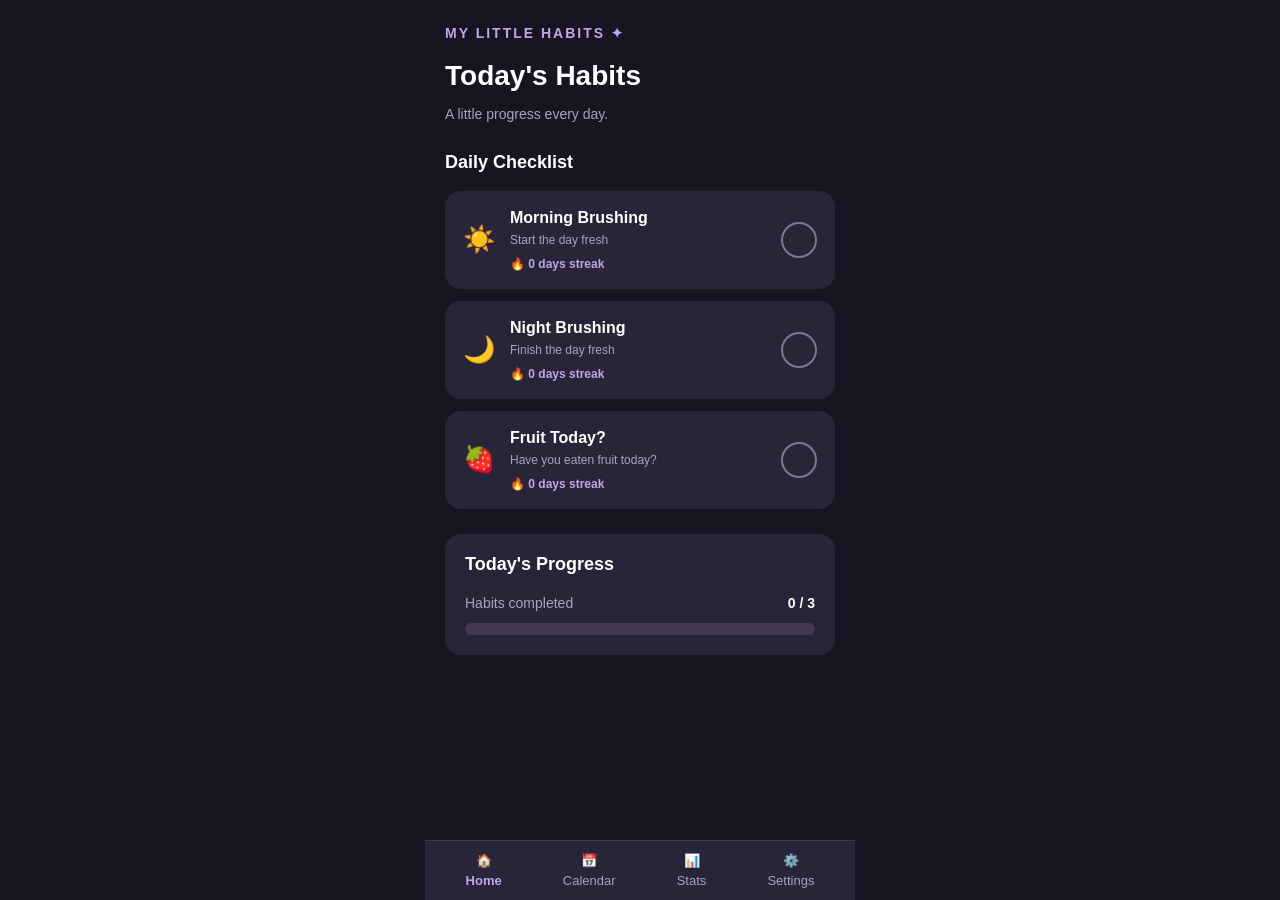
<file: index.html>
<!DOCTYPE html>
<html lang="en">
<head>
    <meta charset="UTF-8">
    <meta name="viewport"
          content="width=device-width, initial-scale=1.0">

    <title>My Little Habits</title>

    <link rel="stylesheet" href="style.css">
<link rel="manifest" href="manifest.json">
<meta name="theme-color" content="#171521">
</head>

<body>

    <main class="app">

        <header class="app-header">

            <div class="app-name">
                MY LITTLE HABITS ✦
            </div>

            <h1>Today's Habits</h1>

            <p class="subtitle">
                A little progress every day.
            </p>

        </header>

<section class="habits">

    <h2>Daily Checklist</h2>

    <!-- Morning brushing -->
    <div class="habit-card">
        <div class="habit-icon">☀️</div>

        <div class="habit-info">
            <h3>Morning Brushing</h3>
            <p>Start the day fresh</p>
	    <span class="habit-streak" data-streak="morning">🔥 0 day streak </span>
        </div>

        <button class="habit-button" data-habit="morning">✓</button>
    </div>

    <!-- Night brushing -->
    <div class="habit-card">
        <div class="habit-icon">🌙</div>

        <div class="habit-info">
            <h3>Night Brushing</h3>
            <p>Finish the day fresh</p>
	    <span class="habit-streak" data-streak="night">🔥 0 day streak </span>
        </div>

        <button class="habit-button" data-habit="night">✓</button>
    </div>

    <!-- Fruit tracker -->
    <div class="habit-card">
        <div class="habit-icon">🍓</div>

        <div class="habit-info">
            <h3>Fruit Today?</h3>
            <p>Have you eaten fruit today?</p>
	    <span class="habit-streak" data-streak="fruit">🔥 0 day streak </span>
        </div>

        <button class="habit-button" data-habit="fruit">✓</button>
    </div>

</section>


<!-- DAILY PROGRESS -->

<section class="progress-section">

    <h2>Today's Progress</h2>

    <div class="progress-info">
        <span>Habits completed</span>
        <span id="progress-count">0 / 3</span>
    </div>

    <div class="progress-track">
        <div id="progress-fill"></div>
    </div>

</section>

    </main>

<!-- BOTTOM NAVIGATION -->

<nav class="bottom-nav">

    <a href="index.html" class="nav-link active">
        🏠
        <span>Home</span>
    </a>

    <a href="calendar.html" class="nav-link">
        📅
        <span>Calendar</span>
    </a>

    <a href="stats.html" class="nav-link">
        📊
        <span>Stats</span>
    </a>
    
    
    <a href="settings.html" class="nav-link">
        ⚙️
        <span>Settings</span>
    </a>

</nav>

    <script src="script.js"></script>
<!-- REGISTER SERVICE WORKER -->
<script>
    if ("serviceWorker" in navigator) {
        window.addEventListener("load", function() {
            navigator.serviceWorker.register("./service-worker.js")
                .then(function() {
                    console.log("Service worker registered!");
                })
                .catch(function(error) {
                    console.log("Service worker error:", error);
                });
        });
    }
</script>
</body>
</html>
</file>
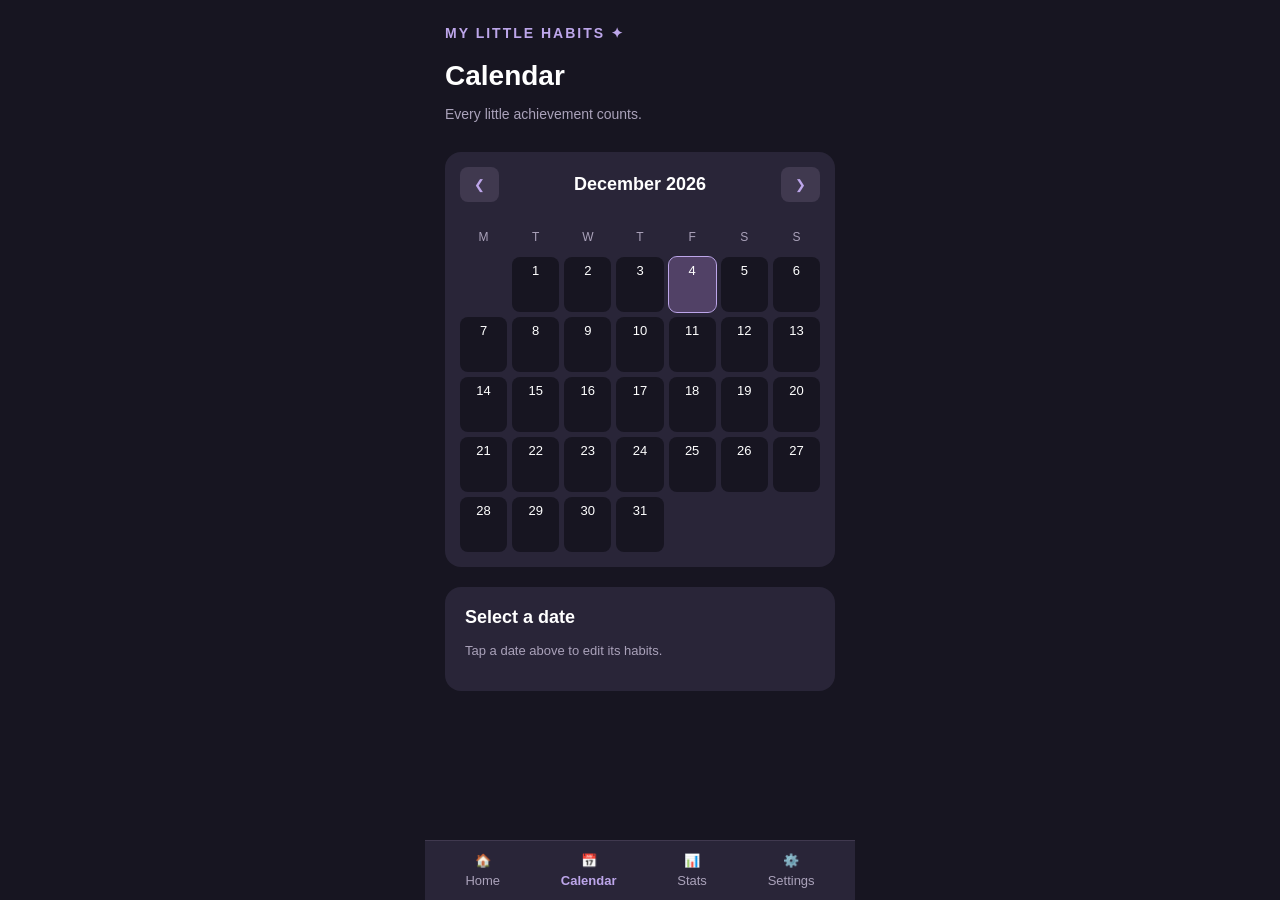
<file: calendar.html>
<!DOCTYPE html>
<html lang="en">

<head>
    <meta charset="UTF-8">

    <meta name="viewport"
          content="width=device-width, initial-scale=1.0">

    <title>Calendar - My Little Habits</title>

    <link rel="stylesheet" href="style.css">
</head>

<body>

    <main class="app">

        <header class="app-header">

            <div class="app-name">
                MY LITTLE HABITS ✦
            </div>

            <h1>Calendar</h1>

            <p class="subtitle">
                Every little achievement counts.
            </p>

        </header>

        
<!-- MONTHLY CALENDAR -->

<section class="calendar-section">

    <div class="calendar-header">

        <button id="previous-month" type="button">
            ❮
        </button>

        <h2 id="calendar-month"></h2>

        <button id="next-month" type="button">
            ❯
        </button>

    </div>

    <div class="calendar-grid" id="calendar-grid">

        <!-- JavaScript will add dates here -->

    </div>

</section>


<!-- SELECTED DATE EDITOR -->

<section class="date-editor">

    <h2 id="selected-date-title">
        Select a date
    </h2>

    <p class="date-editor-subtitle">
        Tap a date above to edit its habits.
    </p>

    <div id="date-habits">

        <!-- JavaScript will add habit buttons here -->

    </div>

</section>


    </main>

<!-- BOTTOM NAVIGATION -->

<nav class="bottom-nav">

    <a href="index.html" class="nav-link">
        🏠
        <span>Home</span>
    </a>

    <a href="calendar.html" class="nav-link active">
        📅
        <span>Calendar</span>
    </a>

    <a href="stats.html" class="nav-link">
        📊
        <span>Stats</span>
    </a>

    <a href="settings.html" class="nav-link">
        ⚙️
        <span>Settings</span>
    </a>
</nav>
<script src="calendar.js"></script>
</body>
</html>
</file>
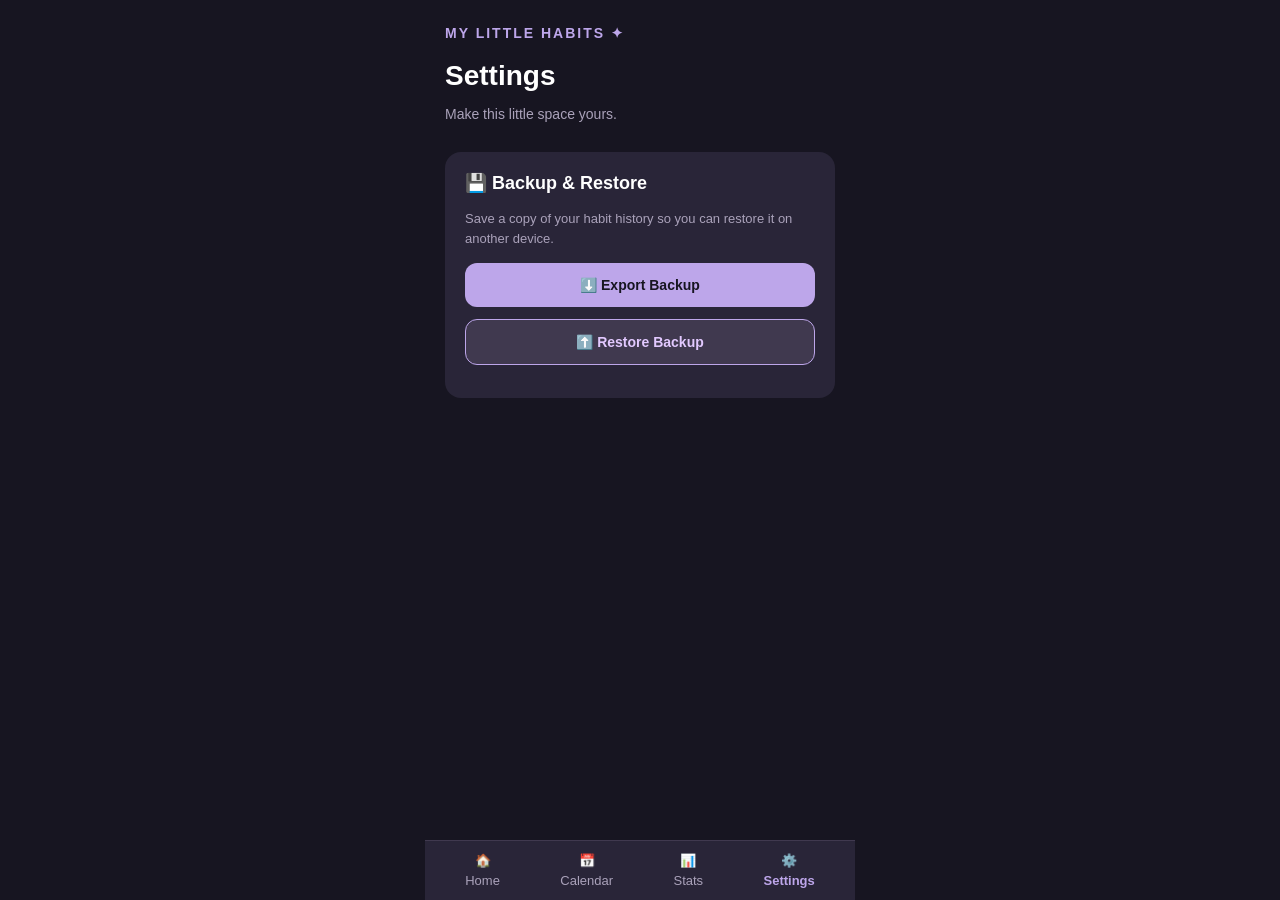
<file: settings.html>
<!DOCTYPE html>
<html lang="en">

<head>
    <meta charset="UTF-8">

    <meta name="viewport"
          content="width=device-width, initial-scale=1.0">

    <title>Settings - My Little Habits</title>

    <link rel="stylesheet" href="style.css">
</head>

<body>

    <main class="app">

        <header class="app-header">

            <div class="app-name">
                MY LITTLE HABITS ✦
            </div>

            <h1>Settings</h1>

            <p class="subtitle">
                Make this little space yours.
            </p>

        </header>

        <!-- SETTINGS CONTENT -->

<section class="settings-section">

    <h2>💾 Backup & Restore</h2>

    <p>
        Save a copy of your habit history so you
        can restore it on another device.
    </p>

    <button id="export-backup" type="button">
        ⬇️ Export Backup
    </button>


<!-- RESTORE BACKUP -->

<button id="restore-backup" type="button">
    ⬆️ Restore Backup
</button>

<input
    type="file"
    id="backup-file"
    accept=".json,application/json"
    hidden
>


    <p id="backup-message"></p>

</section>


    </main>

    <!-- BOTTOM NAVIGATION -->

    <nav class="bottom-nav">

        <a href="index.html" class="nav-link">
            🏠
            <span>Home</span>
        </a>

        <a href="calendar.html" class="nav-link">
            📅
            <span>Calendar</span>
        </a>

        <a href="stats.html" class="nav-link">
            📊
            <span>Stats</span>
        </a>

        <a href="settings.html" class="nav-link active">
            ⚙️
            <span>Settings</span>
        </a>

    </nav>
<script src="settings.js"></script>
</body>
</html>
</file>
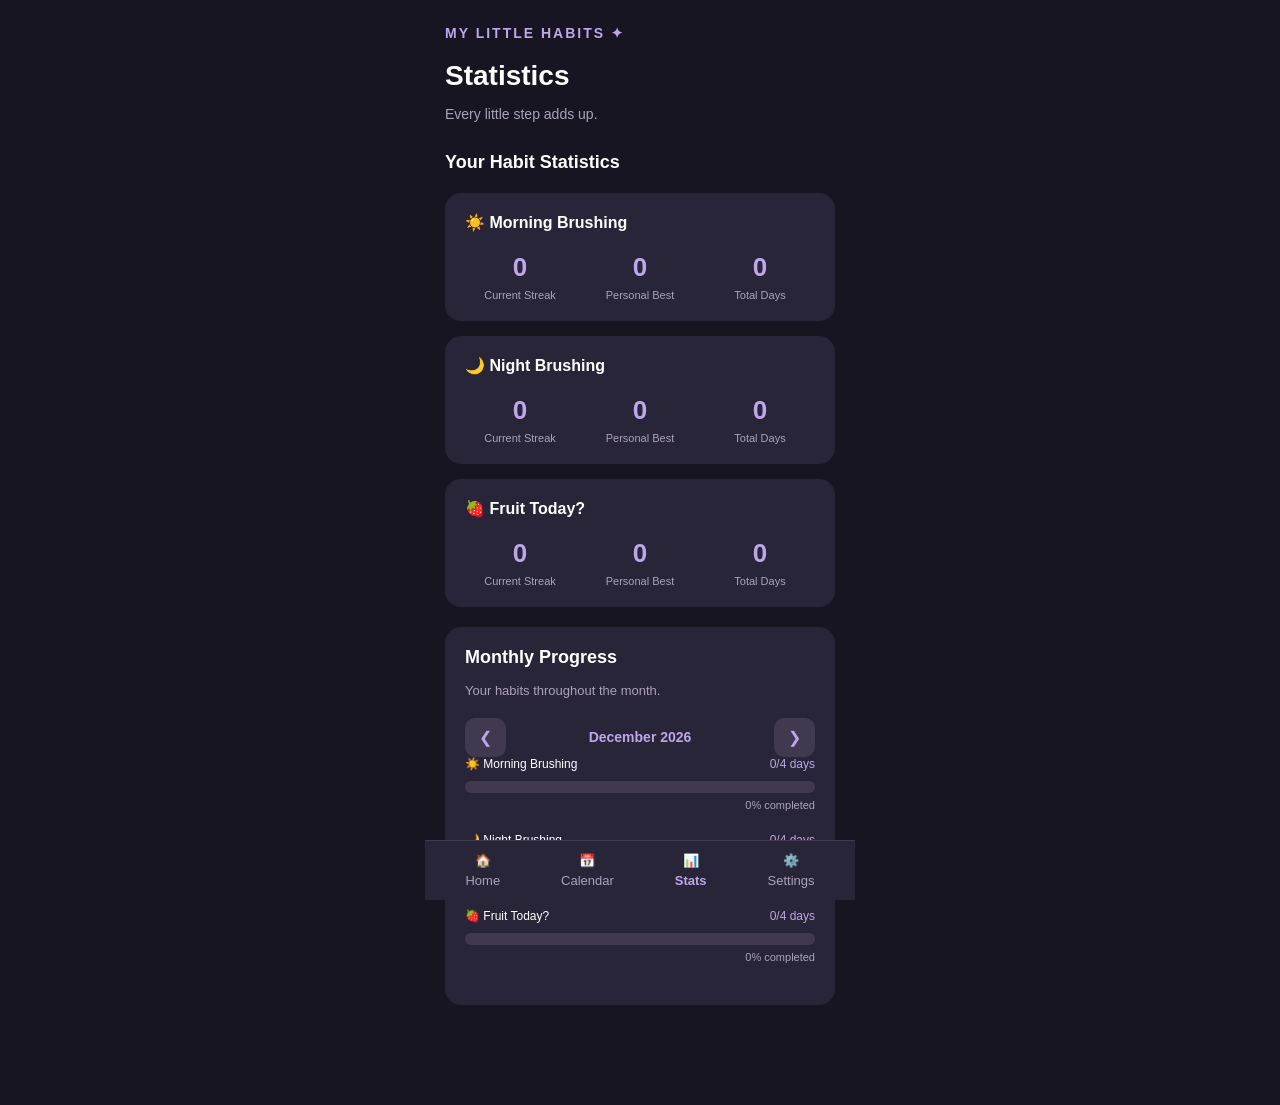
<file: stats.html>
<!DOCTYPE html>
<html lang="en">

<head>
    <meta charset="UTF-8">

    <meta name="viewport"
          content="width=device-width, initial-scale=1.0">

    <title>Stats - My Little Habits</title>

    <link rel="stylesheet" href="style.css">
</head>

<body>

    <main class="app">

        <header class="app-header">

            <div class="app-name">
                MY LITTLE HABITS ✦
            </div>

            <h1>Statistics</h1>

            <p class="subtitle">
                Every little step adds up.
            </p>

        </header>

        
<!-- HABIT STATISTICS -->

<section class="stats-section">

    <h2>Your Habit Statistics</h2>

    <div id="stats-container">

        <!-- JavaScript will create the cards -->

    </div>

</section>


<!-- MONTHLY PROGRESS GRAPH -->

<section class="graph-section">

    <h2>Monthly Progress</h2>

    <p class="graph-subtitle">
        Your habits throughout the month.
    </p>


<!-- GRAPH MONTH NAVIGATION -->

<div class="graph-navigation">

    <button id="graph-previous" type="button">
        ❮
    </button>

    <span id="graph-month-title">
        Month
    </span>

    <button id="graph-next" type="button">
        ❯
    </button>

</div>


    <div id="habit-graph">

        <!-- JavaScript will build our graph here -->

    </div>

</section>


    </main>

    <!-- BOTTOM NAVIGATION -->

    <nav class="bottom-nav">

        <a href="index.html" class="nav-link">
            🏠
            <span>Home</span>
        </a>

        <a href="calendar.html" class="nav-link">
            📅
            <span>Calendar</span>
        </a>

        <a href="stats.html" class="nav-link active">
            📊
            <span>Stats</span>
        </a>
	<a href="settings.html" class="nav-link">
            ⚙️
            <span>Settings</span>
	</a>

    </nav>
<script src="stats.js"></script>
</body>
</html>
</file>
<file: style.css>
/* MY LITTLE HABITS - STYLING */

* {
    box-sizing: border-box;
}

body {
    margin: 0;
    padding: 0;
    background-color: #171521;
    color: #ffffff;
    font-family: Arial, sans-serif;
}

/* Mobile app container */

.app {
    max-width: 430px;
    min-height: 100vh;
    margin: 0 auto;
    padding: 25px 20px;
}

/* Header */

.app-header {
    margin-bottom: 30px;
}

.app-name {
    color: #bda6ea;
    font-size: 14px;
    font-weight: bold;
    letter-spacing: 2px;
}

h1 {
    font-size: 28px;
    margin-bottom: 8px;
}

.subtitle {
    color: #aaa2ba;
    font-size: 14px;
}


/* HABIT CARDS */

.habits h2 {
    font-size: 18px;
    margin-bottom: 18px;
}

.habit-card {
    display: flex;
    align-items: center;
    gap: 15px;

    background-color: #292538;
    padding: 18px;
    border-radius: 16px;
    margin-bottom: 12px;
}

.habit-icon {
    font-size: 26px;
}

.habit-info {
    flex: 1;
}

.habit-info h3 {
    margin: 0;
    font-size: 16px;
}

.habit-info p {
    margin: 6px 0 0;
    color: #aaa2ba;
    font-size: 12px;
}

.habit-button {
    width: 36px;
    height: 36px;

    border: 2px solid #81768f;
    border-radius: 50%;

    background: transparent;
    color: transparent;

    font-size: 20px;
    cursor: pointer;
}


/* COMPLETED HABIT BUTTON */

.habit-button.completed {
    background-color: #bda6ea;
    border-color: #bda6ea;
    color: #171521;
}


/* DAILY PROGRESS */

.progress-section {
    background-color: #292538;
    padding: 20px;
    border-radius: 16px;
    margin-top: 25px;
}

.progress-section h2 {
    font-size: 18px;
    margin: 0 0 20px;
}

.progress-info {
    display: flex;
    justify-content: space-between;
    margin-bottom: 12px;
    color: #aaa2ba;
    font-size: 14px;
}

#progress-count {
    color: white;
    font-weight: bold;
}

.progress-track {
    width: 100%;
    height: 12px;
    background-color: #40394f;
    border-radius: 20px;
    overflow: hidden;
}

#progress-fill {
    height: 100%;
    width: 0%;
    background-color: #bda6ea;
    border-radius: 20px;
    transition: width 0.3s ease;
}


/* HABIT STREAK COUNTERS */

.habit-streak {
    display: block;
    margin-top: 10px;
    color: #bda6ea;
    font-size: 12px;
    font-weight: bold;
}


/* BOTTOM NAVIGATION */

.bottom-nav {
    position: fixed;
    bottom: 0;
    left: 50%;
    transform: translateX(-50%);

    width: 100%;
    max-width: 430px;

    display: flex;
    justify-content: space-around;

    background-color: #292538;
    border-top: 1px solid #40394f;

    padding: 12px 10px;
}

.nav-link {
    display: flex;
    flex-direction: column;
    align-items: center;
    gap: 5px;

    color: #aaa2ba;
    text-decoration: none;
    font-size: 13px;
}

.nav-link.active {
    color: #bda6ea;
    font-weight: bold;
}

/* Keep content above navigation */

.app {
    padding-bottom: 100px;
}


/* MONTHLY CALENDAR */

.calendar-section {
    background-color: #292538;
    border-radius: 16px;
    padding: 15px;
}

.calendar-header {
    display: flex;
    align-items: center;
    justify-content: space-between;
    margin-bottom: 20px;
}

.calendar-header h2 {
    font-size: 18px;
    margin: 0;
}

.calendar-header button {
    background-color: #40394f;
    color: #bda6ea;
    border: none;
    border-radius: 8px;
    padding: 10px 14px;
    cursor: pointer;
}

.calendar-grid {
    display: grid;
    grid-template-columns: repeat(7, minmax(0, 1fr));
    gap: 5px;
}

.calendar-weekday {
    text-align: center;
    color: #aaa2ba;
    font-size: 12px;
    padding: 8px 0;
}

.calendar-empty {
    min-height: 55px;
}

.calendar-day {
    min-width: 0;
    min-height: 55px;
    background-color: #171521;
    border-radius: 8px;
    padding: 6px 2px;
    text-align: center;
}

.calendar-day.today {
    background-color: #514166;
    outline: 1px solid #bda6ea;
}

.calendar-number {
    display: block;
    font-size: 13px;
    margin-bottom: 6px;
}

.calendar-emojis {
    display: flex;
    justify-content: center;
    gap: 1px;
    font-size: 10px;
    white-space: nowrap;
}


/* CALENDAR DATE EDITOR */

.calendar-day {
    cursor: pointer;
}

.calendar-day.selected {
    outline: 2px solid #bda6ea;
}

.date-editor {
    background-color: #292538;
    border-radius: 16px;
    padding: 20px;
    margin-top: 20px;
}

.date-editor h2 {
    font-size: 18px;
    margin-top: 0;
}

.date-editor-subtitle {
    color: #aaa2ba;
    font-size: 13px;
}

.date-habit-button {
    display: flex;
    align-items: center;
    justify-content: space-between;

    width: 100%;
    margin-top: 10px;
    padding: 14px;

    background-color: #171521;
    color: white;

    border: 1px solid #40394f;
    border-radius: 12px;

    font-size: 14px;
    cursor: pointer;
}

.date-habit-button.completed {
    background-color: #514166;
    border-color: #bda6ea;
}

.date-habit-button:disabled {
    opacity: 0.5;
    cursor: not-allowed;
}

/* STATISTICS PAGE */

.stats-section h2 {
    font-size: 18px;
    margin-bottom: 20px;
}

.stats-card {
    background-color: #292538;
    padding: 20px;
    border-radius: 16px;
    margin-bottom: 15px;
}

.stats-card h3 {
    font-size: 16px;
    margin: 0 0 20px;
}

.stats-numbers {
    display: grid;
    grid-template-columns: repeat(3, 1fr);
    gap: 10px;
}

.stats-numbers div {
    display: flex;
    flex-direction: column;
    align-items: center;
    text-align: center;
}

.stats-numbers strong {
    color: #bda6ea;
    font-size: 26px;
    margin-bottom: 6px;
}

.stats-numbers span {
    color: #aaa2ba;
    font-size: 11px;
}


/* MONTHLY PROGRESS GRAPH */

.graph-section {
    background-color: #292538;
    border-radius: 16px;
    padding: 20px;
    margin-top: 20px;
}

.graph-section h2 {
    font-size: 18px;
    margin-top: 0;
}

.graph-subtitle {
    color: #aaa2ba;
    font-size: 13px;
}

.graph-month {
    color: #bda6ea;
    font-size: 14px;
    font-weight: bold;
    margin: 20px 0;
}

.graph-row {
    margin-bottom: 22px;
}

.graph-label {
    display: flex;
    justify-content: space-between;
    gap: 10px;
    color: white;
    font-size: 12px;
    margin-bottom: 10px;
}

.graph-label span:last-child {
    color: #bda6ea;
    white-space: nowrap;
}

.graph-track {
    background-color: #40394f;
    height: 12px;
    border-radius: 20px;
    overflow: hidden;
}

.graph-fill {
    background-color: #bda6ea;
    height: 100%;
    border-radius: 20px;
    transition: width 0.4s ease;
}

.graph-percentage {
    color: #aaa2ba;
    font-size: 11px;
    text-align: right;
    margin: 6px 0 0;
}


/* GRAPH MONTH NAVIGATION */

.graph-navigation {
    display: flex;
    justify-content: space-between;
    align-items: center;
    margin-top: 20px;
}

.graph-navigation button {
    background-color: #40394f;
    color: #bda6ea;
    border: none;
    border-radius: 10px;
    padding: 10px 14px;
    font-size: 16px;
    cursor: pointer;
}

.graph-navigation button:hover {
    background-color: #514166;
}

#graph-month-title {
    color: #bda6ea;
    font-size: 14px;
    font-weight: bold;
    text-align: center;
}


/* SETTINGS PAGE */

.settings-section {
    background-color: #292538;
    border-radius: 16px;
    padding: 20px;
    margin-top: 20px;
}

.settings-section h2 {
    font-size: 18px;
    margin-top: 0;
}

.settings-section p {
    color: #aaa2ba;
    font-size: 13px;
    line-height: 1.6;
}

#export-backup {
    background-color: #bda6ea;
    color: #171521;
    border: none;
    border-radius: 12px;
    padding: 14px 20px;
    width: 100%;
    font-size: 14px;
    font-weight: bold;
    cursor: pointer;
}

#backup-message {
    color: #bda6ea;
    text-align: center;
}


/* RESTORE BACKUP BUTTON */

#restore-backup {
    background-color: #40394f;
    color: #e2c9ff;
    border: 1px solid #bda6ea;
    border-radius: 12px;
    padding: 14px 20px;
    width: 100%;
    font-size: 14px;
    font-weight: bold;
    cursor: pointer;
    margin-top: 12px;
}

#restore-backup:hover {
    background-color: #514166;
}
</file>
